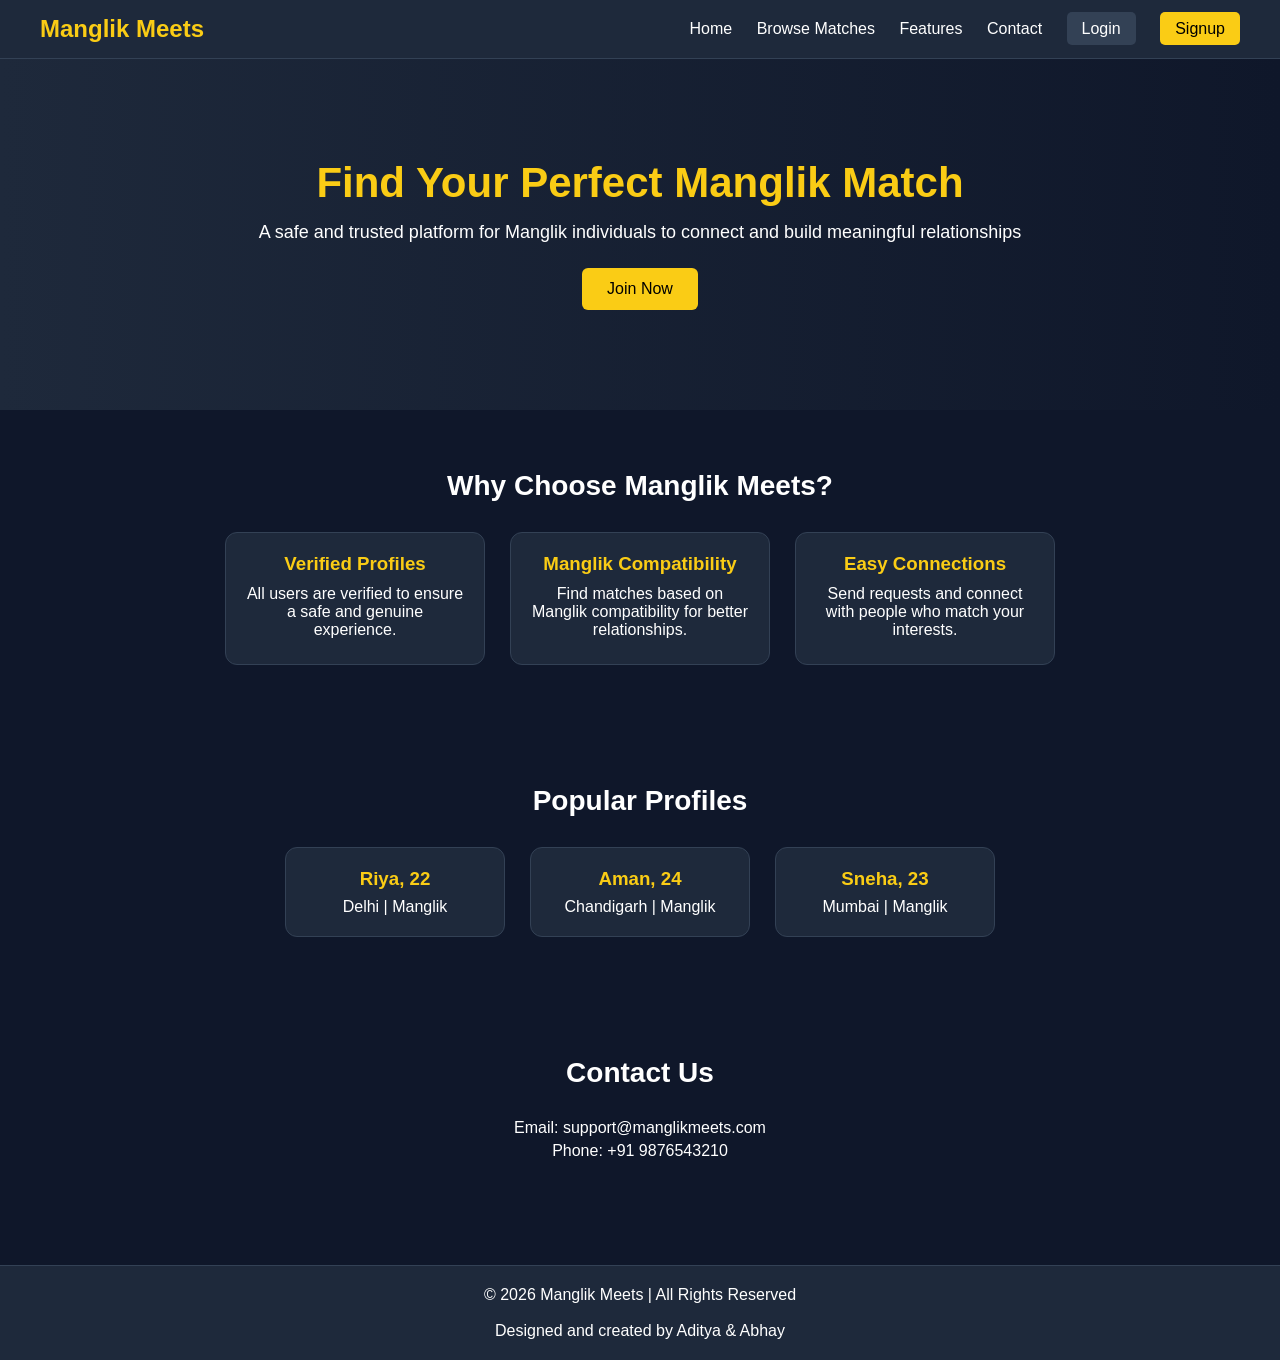
<file: index.html>
<!DOCTYPE html>
<html lang="en">

<head>
    <meta charset="UTF-8">
    <meta name="viewport" content="width=device-width, initial-scale=1.0">
    <title>Manglik Meets</title>
    <link rel="stylesheet" href="styles.css">
</head>

<body>

    <!-- HEADER -->
    <header>
        <h1>Manglik Meets</h1>
        <nav>
            <a href="index.html">Home</a>
            <a href="matches.html">Browse Matches</a>
            <a href="features.html">Features</a>
            <a href="contact.html">Contact</a>
            <a href="login.html" class="nav-btn">Login</a>
            <a href="signup.html" class="nav-btn signup">Signup</a>
        </nav>
    </header>

    <!-- HERO SECTION -->
    <section class="hero">
        <h2>Find Your Perfect Manglik Match</h2>
        <p>A safe and trusted platform for Manglik individuals to connect and build meaningful relationships</p>
        <a href="signup.html" class="btn">Join Now</a>
    </section>

    <!-- FEATURES SECTION -->
    <section class="services">
        <h2>Why Choose Manglik Meets?</h2>

        <div class="cards">

            <div class="card">
                <h3>Verified Profiles</h3>
                <p>All users are verified to ensure a safe and genuine experience.</p>
            </div>

            <div class="card">
                <h3>Manglik Compatibility</h3>
                <p>Find matches based on Manglik compatibility for better relationships.</p>
            </div>

            <div class="card">
                <h3>Easy Connections</h3>
                <p>Send requests and connect with people who match your interests.</p>
            </div>

        </div>
    </section>

    <!-- SAMPLE MATCHES -->
    <section class="astrologers">
        <h2>Popular Profiles</h2>

        <div class="cards">

            <div class="astro-card">
                <h3>Riya, 22</h3>
                <p>Delhi | Manglik</p>
            </div>

            <div class="astro-card">
                <h3>Aman, 24</h3>
                <p>Chandigarh | Manglik</p>
            </div>

            <div class="astro-card">
                <h3>Sneha, 23</h3>
                <p>Mumbai | Manglik</p>
            </div>

        </div>
    </section>

    <!-- CONTACT -->
    <section class="services">
        <h2>Contact Us</h2>
        <p>Email: support@manglikmeets.com</p>
        <p>Phone: +91 9876543210</p>
    </section>

    <!-- FOOTER -->
    <footer>
        <p>© 2026 Manglik Meets | All Rights Reserved</p><br>
<p> Designed and created by Aditya & Abhay </p>
    </footer>

</body>

</html>
</file>
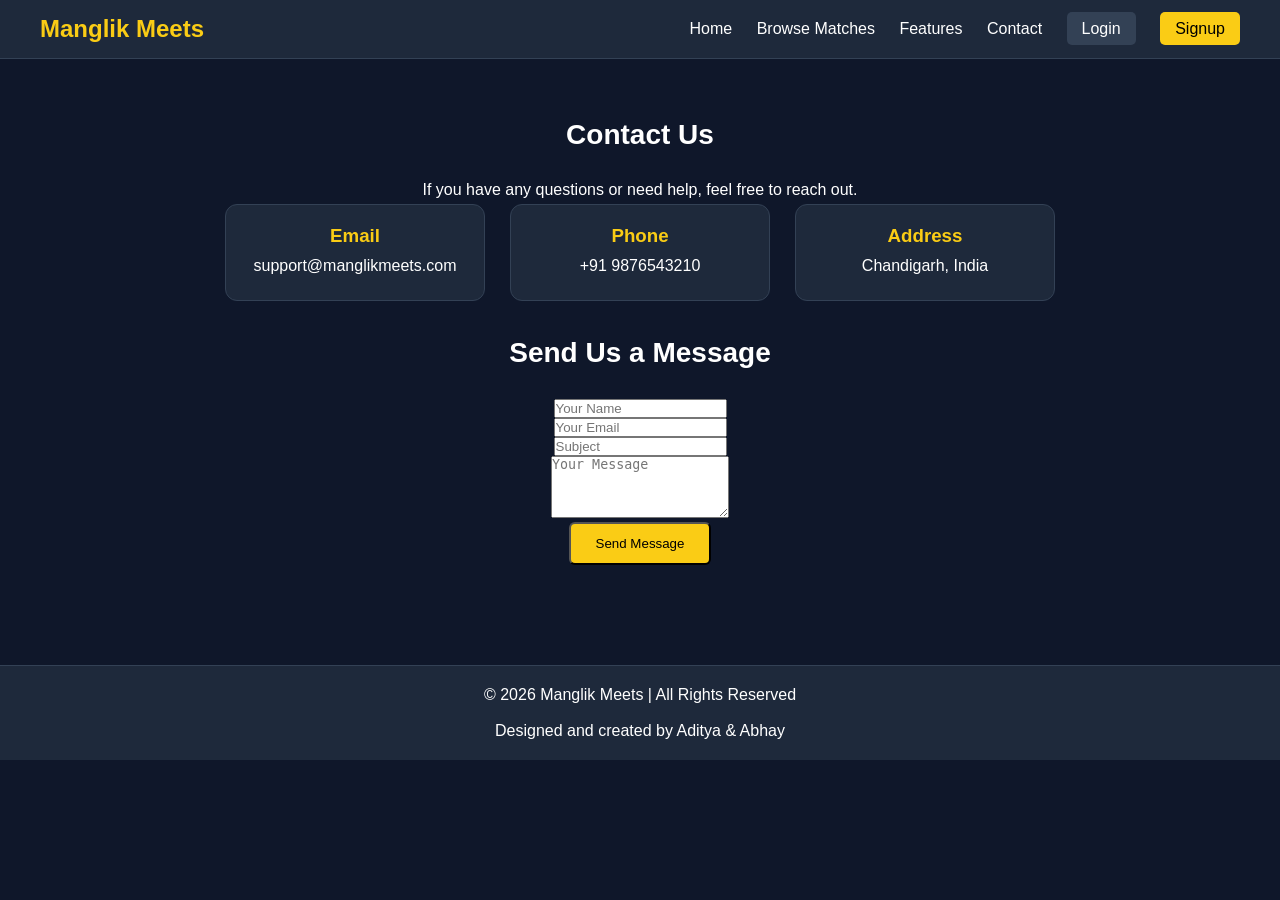
<file: contact.html>
<!DOCTYPE html>
<html lang="en">

<head>
    <meta charset="UTF-8">
    <meta name="viewport" content="width=device-width, initial-scale=1.0">
    <title>Contact - Manglik Meets</title>
    <link rel="stylesheet" href="styles.css">
</head>

<body>

    <!-- HEADER -->
    <header>
        <h1>Manglik Meets</h1>
        <nav>
            <a href="index.html">Home</a>
            <a href="matches.html">Browse Matches</a>
            <a href="features.html">Features</a>
            <a href="contact.html">Contact</a>
            <a href="login.html" class="nav-btn">Login</a>
            <a href="signup.html" class="nav-btn signup">Signup</a>
        </nav>
    </header>

    <!-- CONTACT SECTION -->
    <section class="services">
        <h2>Contact Us</h2>

        <p>If you have any questions or need help, feel free to reach out.</p>

        <div class="cards">

            <div class="card">
                <h3>Email</h3>
                <p>support@manglikmeets.com</p>
            </div>

            <div class="card">
                <h3>Phone</h3>
                <p>+91 9876543210</p>
            </div>

            <div class="card">
                <h3>Address</h3>
                <p>Chandigarh, India</p>
            </div>

        </div>

        <br><br>

        <!-- SIMPLE CONTACT FORM -->
        <h2>Send Us a Message</h2>

        <div class="form-container">
            <form>
                <input type="text" placeholder="Your Name" required><br>
                <input type="email" placeholder="Your Email" required><br>
                <input type="text" placeholder="Subject" required><br>
                <textarea placeholder="Your Message" rows="4" required></textarea><br>
                <button class="btn">Send Message</button>
            </form>
        </div>

    </section>

    <!-- FOOTER -->
    <footer>
        <p>© 2026 Manglik Meets | All Rights Reserved</p><br>
<p> Designed and created by Aditya & Abhay </p>
    </footer>

</body>

</html>
</file>
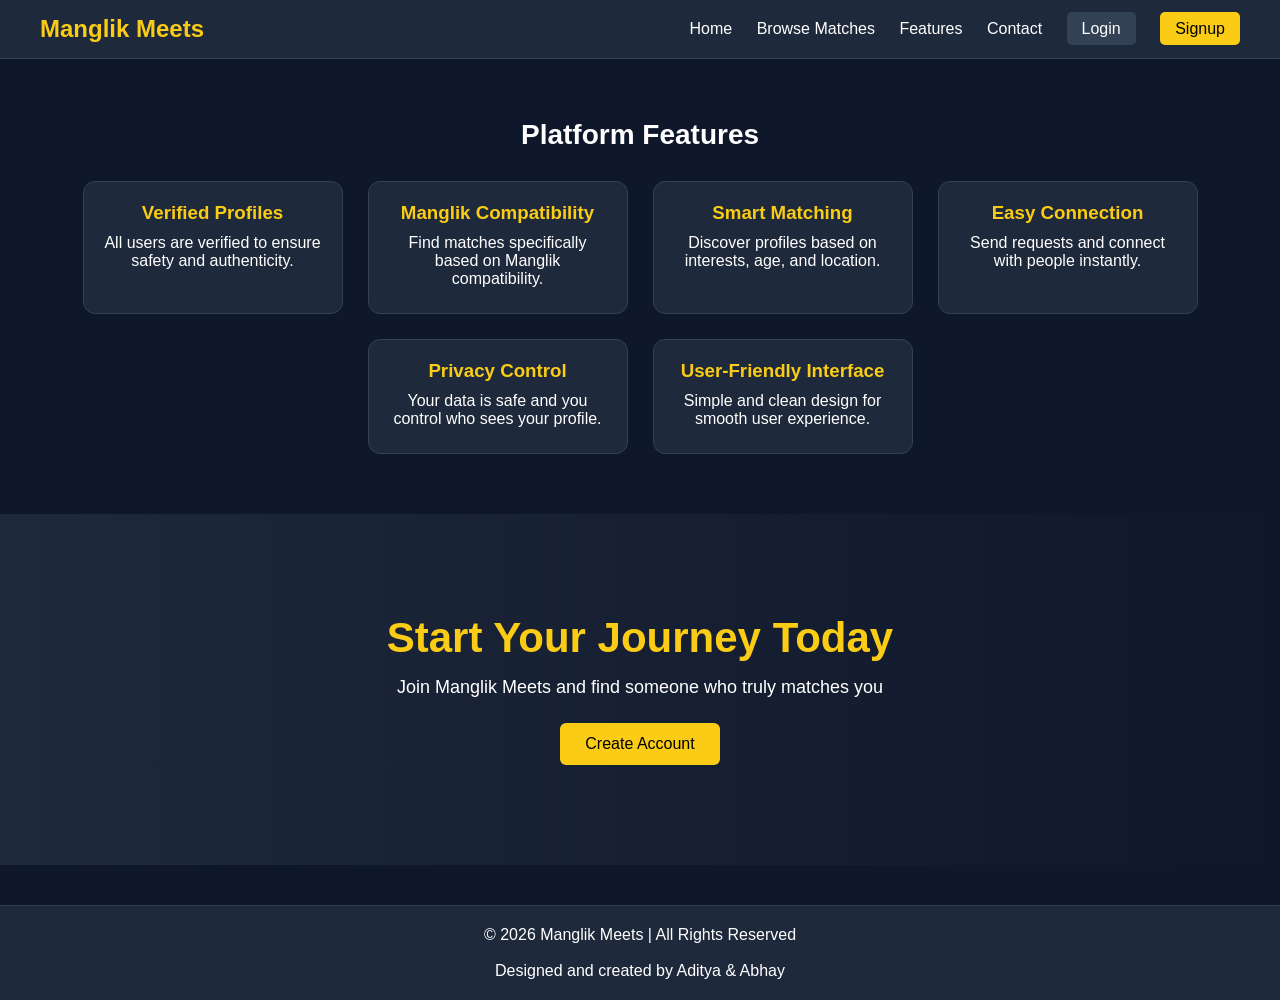
<file: features.html>
<!DOCTYPE html>
<html lang="en">

<head>
    <meta charset="UTF-8">
    <meta name="viewport" content="width=device-width, initial-scale=1.0">
    <title>Features - Manglik Meets</title>
    <link rel="stylesheet" href="styles.css">
</head>

<body>

    <!-- HEADER -->
    <header>
        <h1>Manglik Meets</h1>
        <nav>
            <a href="index.html">Home</a>
            <a href="matches.html">Browse Matches</a>
            <a href="features.html">Features</a>
            <a href="contact.html">Contact</a>
            <a href="login.html" class="nav-btn">Login</a>
            <a href="signup.html" class="nav-btn signup">Signup</a>
        </nav>
    </header>

    <!-- FEATURES SECTION -->
    <section class="services">
        <h2>Platform Features</h2>

        <div class="cards">

            <div class="card">
                <h3>Verified Profiles</h3>
                <p>All users are verified to ensure safety and authenticity.</p>
            </div>

            <div class="card">
                <h3>Manglik Compatibility</h3>
                <p>Find matches specifically based on Manglik compatibility.</p>
            </div>

            <div class="card">
                <h3>Smart Matching</h3>
                <p>Discover profiles based on interests, age, and location.</p>
            </div>

            <div class="card">
                <h3>Easy Connection</h3>
                <p>Send requests and connect with people instantly.</p>
            </div>

            <div class="card">
                <h3>Privacy Control</h3>
                <p>Your data is safe and you control who sees your profile.</p>
            </div>

            <div class="card">
                <h3>User-Friendly Interface</h3>
                <p>Simple and clean design for smooth user experience.</p>
            </div>

        </div>
    </section>

    <!-- CALL TO ACTION -->
    <section class="hero">
        <h2>Start Your Journey Today</h2>
        <p>Join Manglik Meets and find someone who truly matches you</p>
        <a href="signup.html" class="btn">Create Account</a>
    </section>

    <!-- FOOTER -->
    <footer>
        <p>© 2026 Manglik Meets | All Rights Reserved</p><br>
<p> Designed and created by Aditya & Abhay </p>
    </footer>

</body>

</html>
</file>
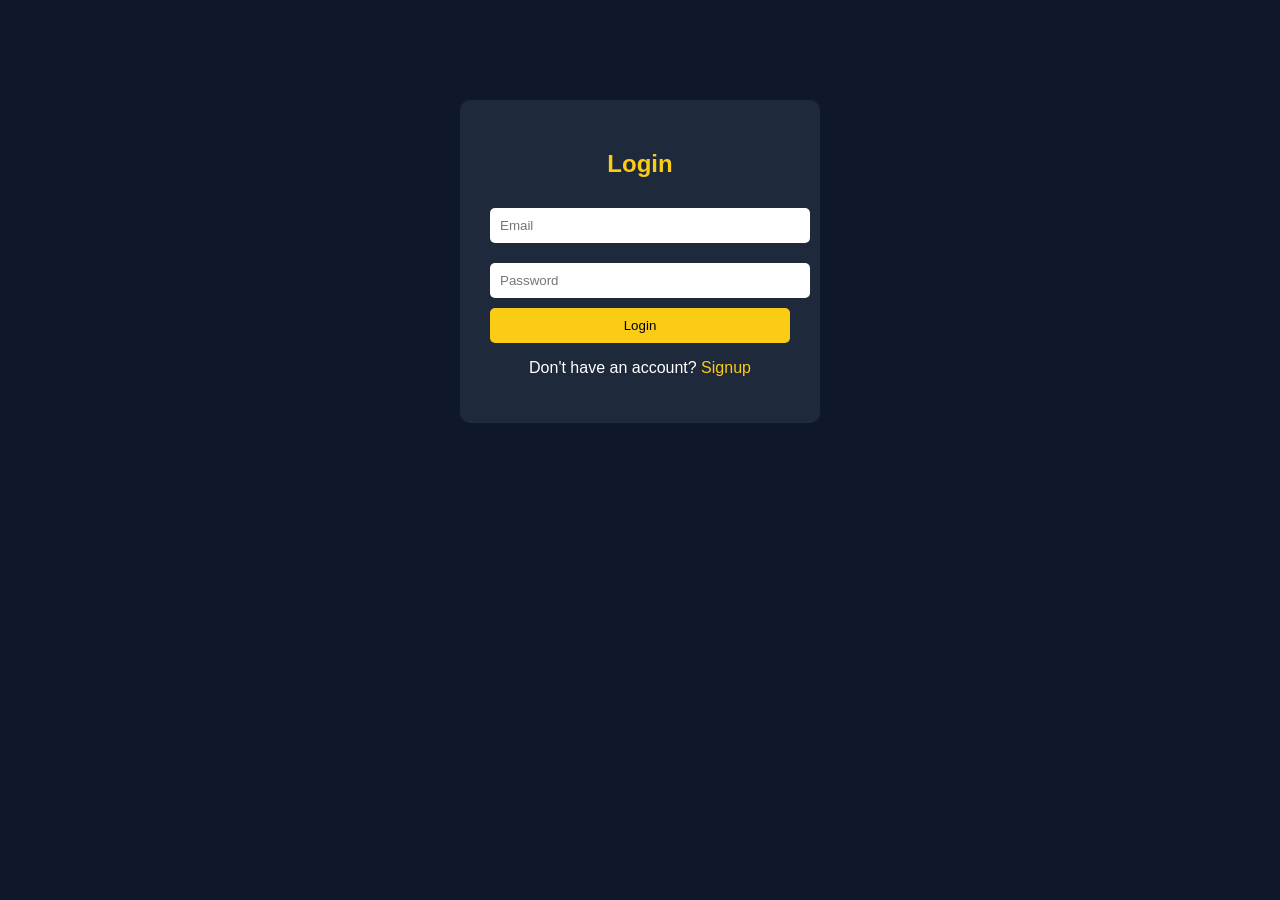
<file: login.html>
<!DOCTYPE html>
<html lang="en">

<head>
    <meta charset="UTF-8">
    <meta name="viewport" content="width=device-width, initial-scale=1.0">
    <title>Login - Manglik Meets</title>

    <style>
        body {
            font-family: Arial, sans-serif;
            background: #0f172a;
            color: white;
        }

        .form-container {
            width: 300px;
            margin: 100px auto;
            background: #1e293b;
            padding: 30px;
            border-radius: 10px;
            text-align: center;
        }

        h2 {
            color: #facc15;
            margin-bottom: 20px;
        }

        input {
            width: 100%;
            padding: 10px;
            margin: 10px 0;
            border: none;
            border-radius: 5px;
        }

        .btn {
            width: 100%;
            padding: 10px;
            background: #facc15;
            border: none;
            border-radius: 5px;
            cursor: pointer;
        }

        a {
            color: #facc15;
            text-decoration: none;
        }
    </style>
</head>

<body>

    <div class="form-container">
        <h2>Login</h2>
        <form>
            <input type="email" placeholder="Email" required>
            <input type="password" placeholder="Password" required>
            <button class="btn">Login</button>
        </form>
        <p>Don't have an account? <a href="signUp.html">Signup</a></p>
    </div>

</body>

</html>
</file>
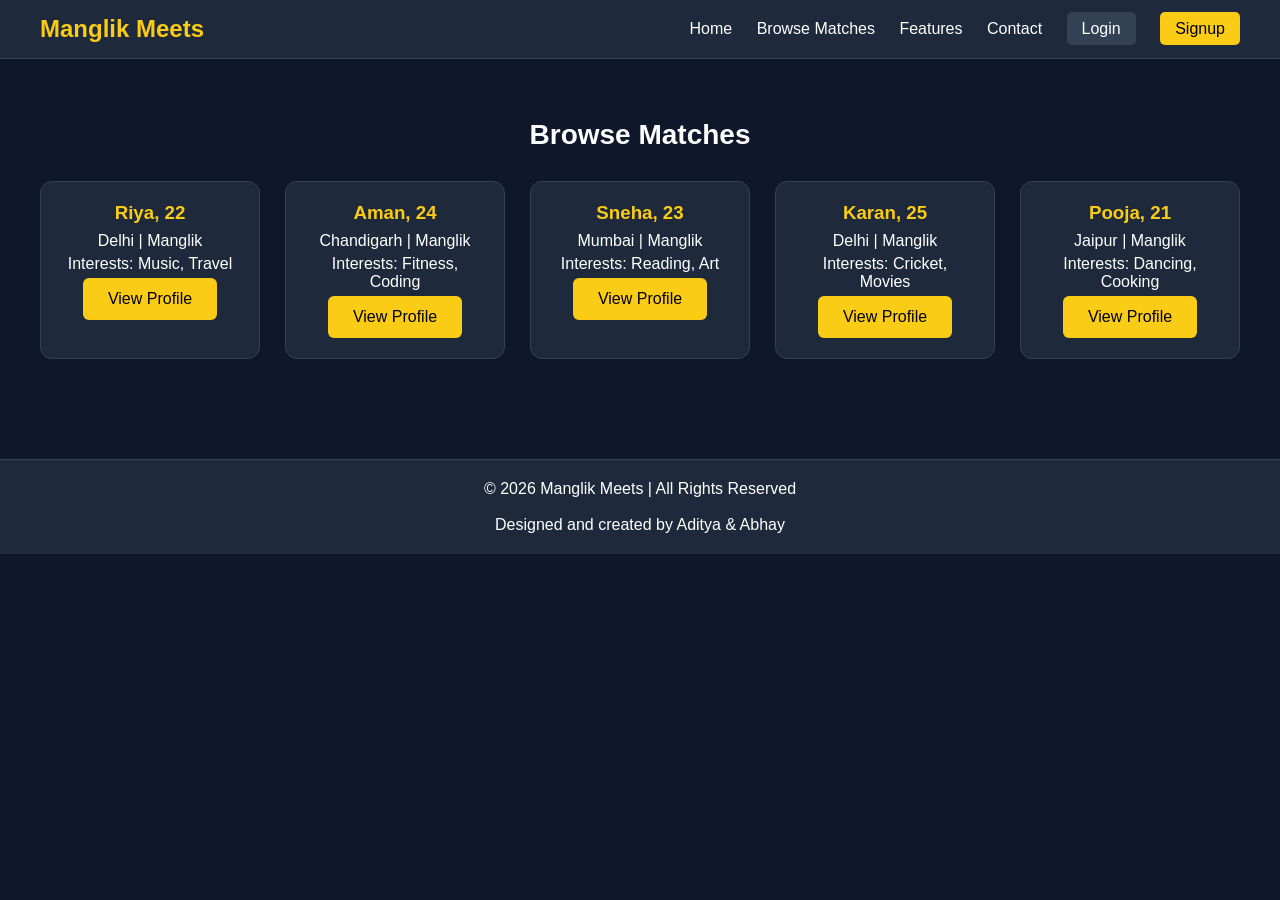
<file: matches.html>
<!DOCTYPE html>
<html lang="en">

<head>
    <meta charset="UTF-8">
    <meta name="viewport" content="width=device-width, initial-scale=1.0">
    <title>Browse Matches - Manglik Meets</title>
    <link rel="stylesheet" href="styles.css">
</head>

<body>

    <!-- HEADER -->
    <header>
        <h1>Manglik Meets</h1>
        <nav>
            <a href="index.html">Home</a>
            <a href="matches.html">Browse Matches</a>
            <a href="features.html">Features</a>
            <a href="contact.html">Contact</a>
            <a href="login.html" class="nav-btn">Login</a>
            <a href="signup.html" class="nav-btn signup">Signup</a>
        </nav>
    </header>

    <!-- MATCHES SECTION -->
    <section class="services">
        <h2>Browse Matches</h2>

        <div class="cards">

            <div class="astro-card">
                <h3>Riya, 22</h3>
                <p>Delhi | Manglik</p>
                <p>Interests: Music, Travel</p>
                <a href="#" class="btn">View Profile</a>
            </div>

            <div class="astro-card">
                <h3>Aman, 24</h3>
                <p>Chandigarh | Manglik</p>
                <p>Interests: Fitness, Coding</p>
                <a href="#" class="btn">View Profile</a>
            </div>

            <div class="astro-card">
                <h3>Sneha, 23</h3>
                <p>Mumbai | Manglik</p>
                <p>Interests: Reading, Art</p>
                <a href="#" class="btn">View Profile</a>
            </div>

            <div class="astro-card">
                <h3>Karan, 25</h3>
                <p>Delhi | Manglik</p>
                <p>Interests: Cricket, Movies</p>
                <a href="#" class="btn">View Profile</a>
            </div>

            <div class="astro-card">
                <h3>Pooja, 21</h3>
                <p>Jaipur | Manglik</p>
                <p>Interests: Dancing, Cooking</p>
                <a href="#" class="btn">View Profile</a>
            </div>

        </div>
    </section>

    <!-- FOOTER -->
    <footer>
        <p>© 2026 Manglik Meets | All Rights Reserved</p><br>
<p> Designed and created by Aditya & Abhay </p>
    </footer>

</body>

</html>
</file>
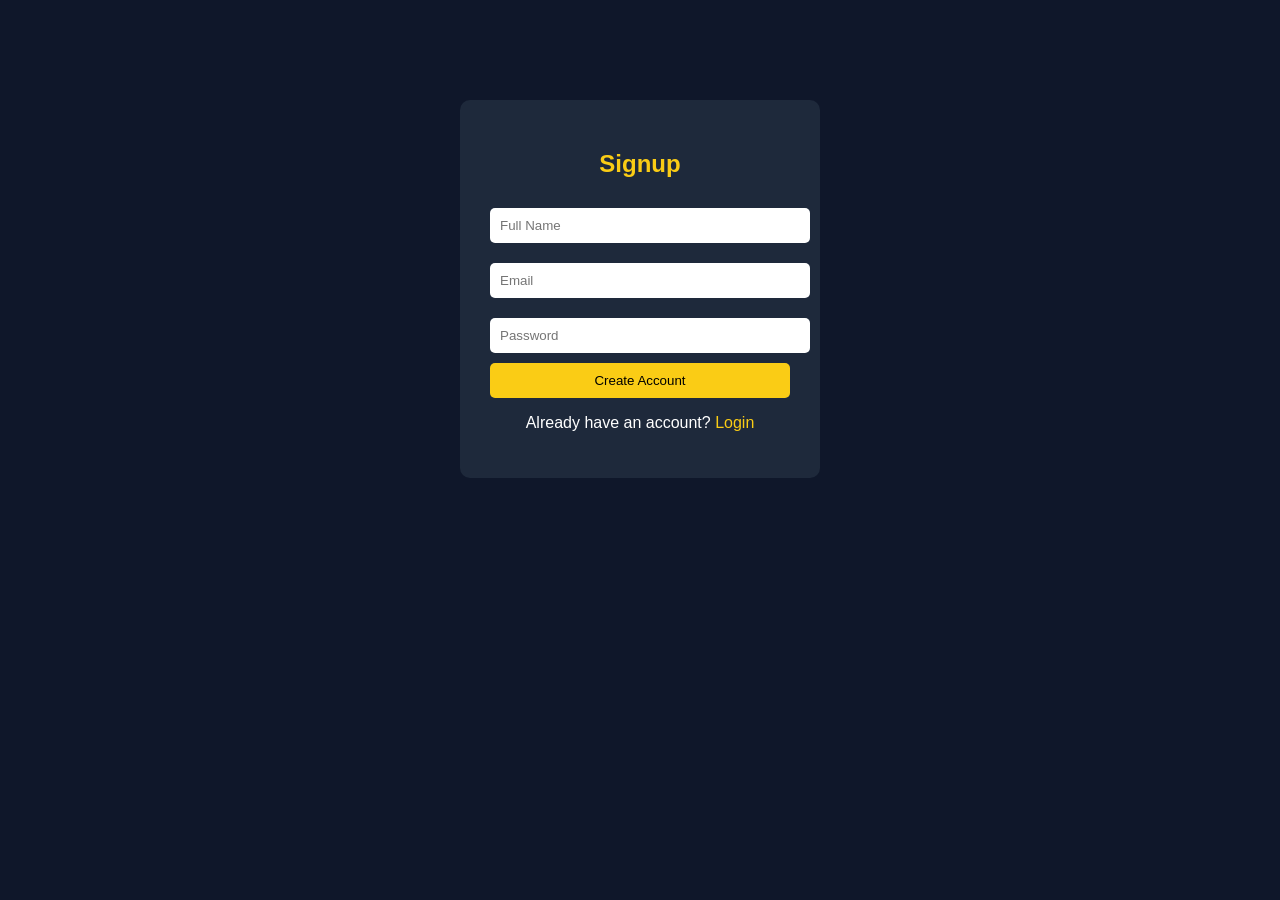
<file: signup.html>
<!DOCTYPE html>
<html lang="en">

<head>
    <meta charset="UTF-8">
    <meta name="viewport" content="width=device-width, initial-scale=1.0">
    <title>Signup - Manglik Meets</title>

    <style>
        body {
            font-family: Arial, sans-serif;
            background: #0f172a;
            color: white;
        }

        .form-container {
            width: 300px;
            margin: 100px auto;
            background: #1e293b;
            padding: 30px;
            border-radius: 10px;
            text-align: center;
        }

        h2 {
            color: #facc15;
            margin-bottom: 20px;
        }

        input {
            width: 100%;
            padding: 10px;
            margin: 10px 0;
            border: none;
            border-radius: 5px;
        }

        .btn {
            width: 100%;
            padding: 10px;
            background: #facc15;
            border: none;
            border-radius: 5px;
            cursor: pointer;
        }

        a {
            color: #facc15;
            text-decoration: none;
        }
    </style>
</head>

<body>

    <div class="form-container">
        <h2>Signup</h2>
        <form>
            <input type="text" placeholder="Full Name" required>
            <input type="email" placeholder="Email" required>
            <input type="password" placeholder="Password" required>
            <button class="btn">Create Account</button>
        </form>
        <p>Already have an account? <a href="login.html">Login</a></p>
    </div>

</body>

</html>
</file>
<file: styles.css>
/* RESET */
* {
    margin: 0;
    padding: 0;
    box-sizing: border-box;
}

/* BODY */
body {
    font-family: Arial, sans-serif;
    background: #0f172a;
    color: white;
}

/* HEADER */
header {
    background: #1e293b;
    padding: 15px 40px;
    display: flex;
    justify-content: space-between;
    align-items: center;
    border-bottom: 1px solid #334155;
}

header h1 {
    color: #facc15;
    font-size: 24px;
}

/* NAV */
nav a {
    margin-left: 20px;
    text-decoration: none;
    color: white;
    transition: 0.3s;
}

nav a:hover {
    color: #facc15;
}

/* NAV BUTTONS */
.nav-btn {
    padding: 8px 15px;
    background: #334155;
    border-radius: 5px;
}

.nav-btn.signup {
    background: #facc15;
    color: black;
}

/* HERO */
.hero {
    text-align: center;
    padding: 100px 20px;
    background: linear-gradient(to right, #1e293b, #0f172a);
}

.hero h2 {
    font-size: 42px;
    color: #facc15;
    margin-bottom: 15px;
}

.hero p {
    font-size: 18px;
    margin-bottom: 25px;
}

/* BUTTON */
.btn {
    display: inline-block;
    padding: 12px 25px;
    background: #facc15;
    color: black;
    border-radius: 6px;
    text-decoration: none;
    transition: 0.3s;
}

.btn:hover {
    background: #eab308;
}

/* SECTIONS */
.services,
.astrologers {
    padding: 60px 20px;
    text-align: center;
}

.services h2,
.astrologers h2 {
    margin-bottom: 30px;
    font-size: 28px;
}

/* CARDS CONTAINER */
.cards {
    display: flex;
    justify-content: center;
    flex-wrap: wrap;
    gap: 25px;
}

/* FEATURE CARDS */
.card {
    background: #1e293b;
    padding: 20px;
    width: 260px;
    border-radius: 12px;
    transition: 0.3s;
    border: 1px solid #334155;
}

.card:hover {
    transform: translateY(-6px);
    border-color: #facc15;
}

.card h3 {
    color: #facc15;
    margin-bottom: 10px;
}

/* PROFILE CARDS */
.astro-card {
    background: #1e293b;
    padding: 20px;
    width: 220px;
    border-radius: 12px;
    transition: 0.3s;
    border: 1px solid #334155;
}

.astro-card:hover {
    transform: scale(1.05);
    border-color: #facc15;
}

.astro-card h3 {
    color: #facc15;
    margin-bottom: 8px;
}

/* CONTACT SECTION */
.services p {
    margin: 5px 0;
}

/* FOOTER */
footer {
    background: #1e293b;
    text-align: center;
    padding: 20px;
    border-top: 1px solid #334155;
    margin-top: 40px;
}

/* RESPONSIVE */
@media (max-width: 768px) {
    nav {
        display: flex;
        flex-wrap: wrap;
        gap: 10px;
    }

    .hero h2 {
        font-size: 32px;
    }

    .cards {
        flex-direction: column;
        align-items: center;
    }
}
</file>
